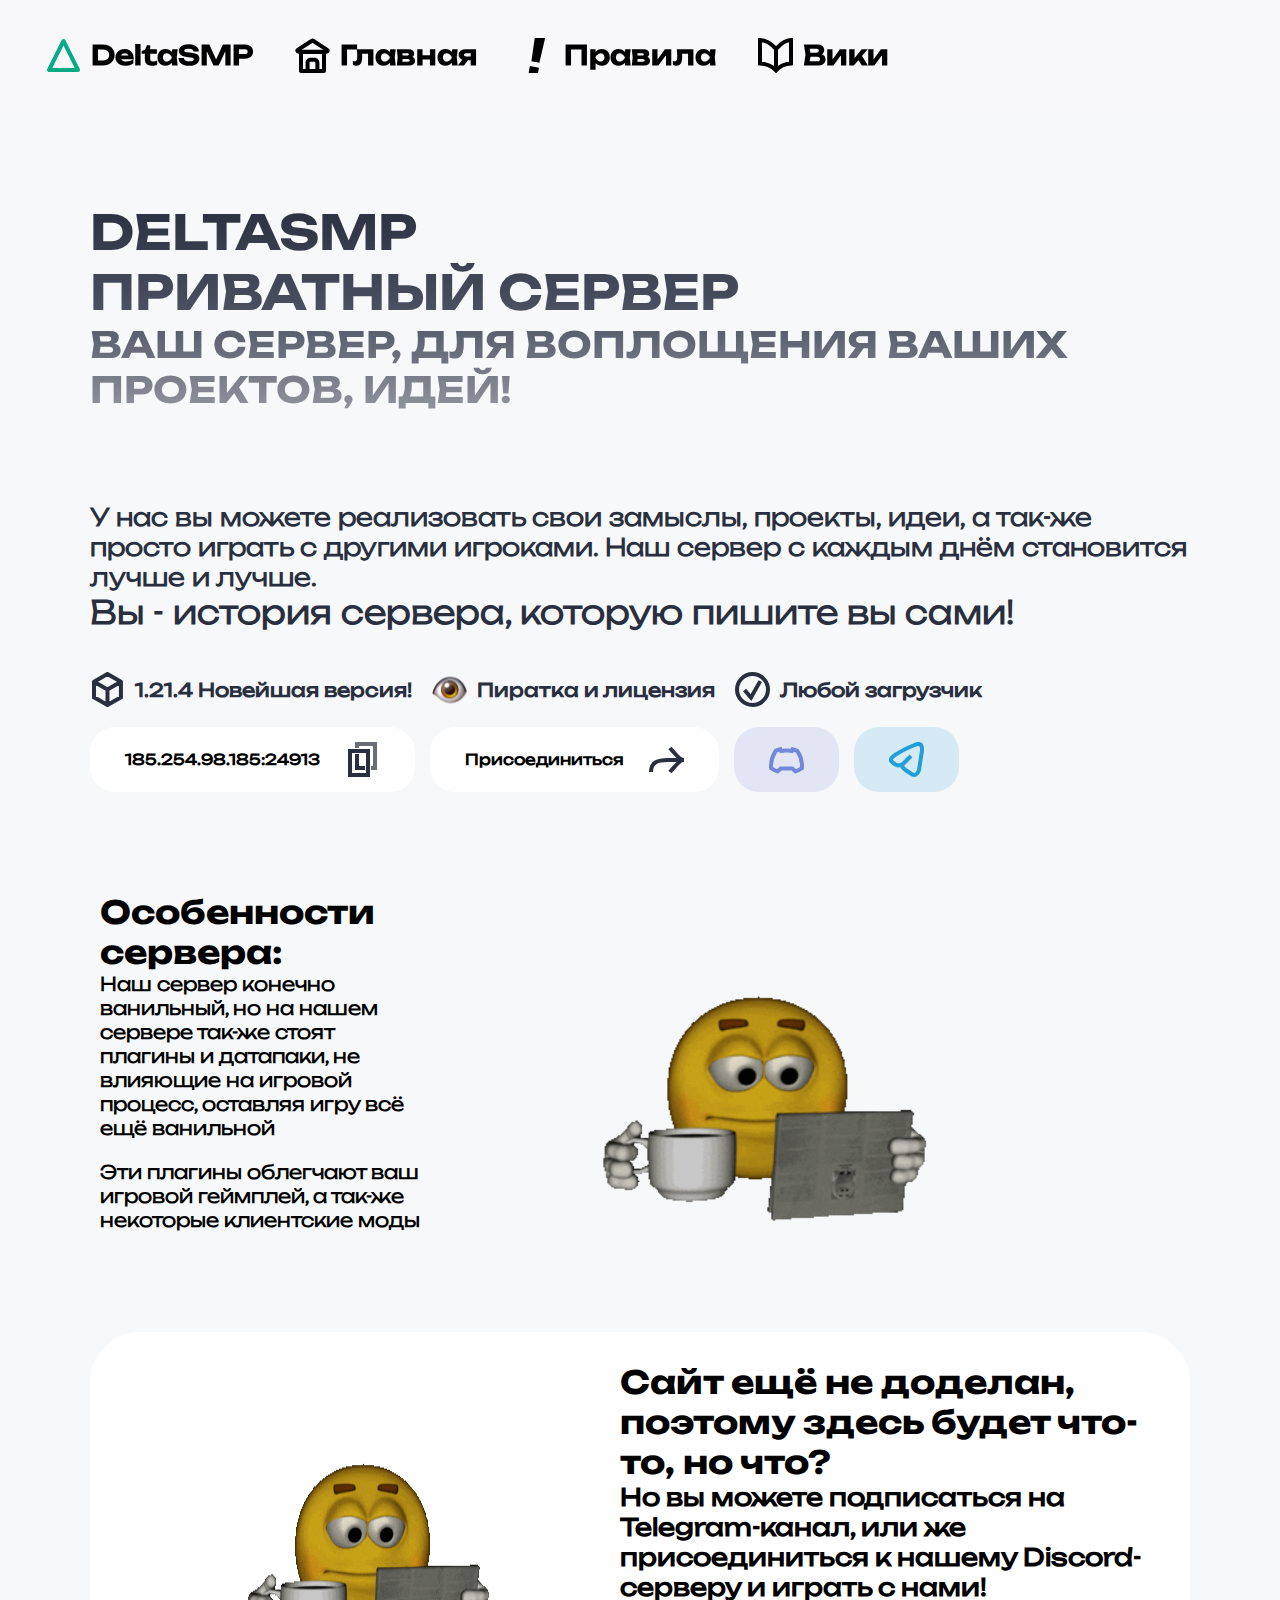
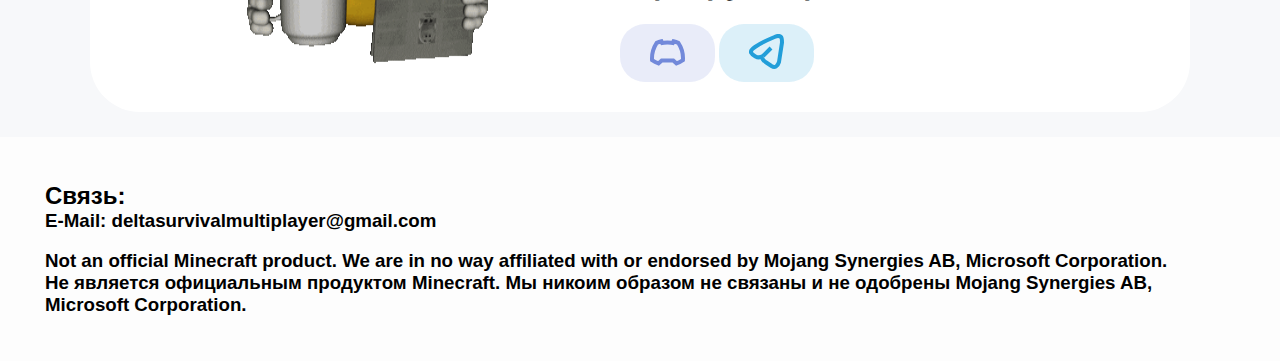
<file: index.html>
<!DOCTYPE html>
<html lang="ru">
<head>
    <meta charset="UTF-8">
    <meta name="viewport" content="width=device-width, initial-scale=1.0">
    <link rel="stylesheet" href="style.css">
    <title>DeltaSMP | Главная страница</title>
    <!--Интересно копаться в коду сайта, грязный мамкин хакер?-->
</head>
<body>
    <header>
        <nav>
            <button id="home">
                <img src="resources\deltaLogo.svg" alt="DeltaSMP" style="float: left;">
                <h1>DeltaSMP</h1>
            </button>
            <button id="home">
                <img src="resources\home.svg" alt="home" style="float: left; margin-left: 10px;">
                <h1>Главная</h1>
            </button>
            <button id="rules">
                <img src="resources\rules.svg" alt="rules" style="float: left; margin-left: 10px;">
                <h1>Правила</h1>
            </button>
            <button id="wiki">
                <img src="resources\wiki.svg" alt="wiki" style="float: left; margin-left: 10px;">
                <h1>Вики</h1>
            </button>
        </nav>
    </header>
    <main>
        <div class="div-main-0">
            <h1>DeltaSMP</h1>
            <h1>Приватный сервер</h1>
            <h2>Ваш сервер, для воплощения ваших проектов, идей!</h2>
        </div>
        <div class="div-main-1">
            <h2>У нас вы можете реализовать свои замыслы, проекты, идеи, а так-же просто играть с другими игроками. Наш сервер с каждым днём становится лучше и лучше.</h2>
            <h1>Вы - история сервера, которую пишите вы сами!</h1>
        </div>
        <div class="div-main-2">
            <div class="div-main-2a">
                <img src="resources\version.svg" alt="version" style="margin-right: 10px;">
                <h3>1.21.4 Новейшая версия!</h3>
            </div>
            <div class="div-main-2a">
                <img src="resources\pirate.svg" alt="version" style="margin-right: 10px;">
                <h3>Пиратка и лицензия</h3>
            </div>
            <div class="div-main-2a">
                <img src="resources\loader.svg" alt="version" style="margin-right: 10px;">
                <h3>Любой загрузчик</h3>
            </div>
        </div>
        <div class="div-main-3">
            <button id="copyIp">
                <h2 id="serverIp">185.254.98.185:24913</h2>
                <img src="resources\copy.svg" alt="copyIp" style="margin-left: 25px;">
            </button>
            
            <button id="getAccess" style="margin-left: 15px;">
                <h2>Присоединиться</h2>
                <img src="resources\getAccess.svg" alt="getAccess" style="margin-left: 25px;">
            </button>

            <button id="discord" style="margin-left: 15px; background-color: #7289da28;">
                <img src="resources\discord.svg" alt="discord">
            </button>

            <button id="telegram" style="margin-left: 15px; background-color: #229ED928;">
                <img src="resources\telegram.svg" alt="telegram">
            </button>
        </div>
        <div class="div-main-4">
            <div class="div-main-4a">
                <h1 style="font-family: UBb;">Особенности сервера:</h1>
                <h3>Наш сервер конечно ванильный, но на нашем сервере так-же стоят плагины и датапаки, не влияющие на игровой процесс, оставляя игру всё ещё ванильной</h3>
                <br>
                <h3>Эти плагины облегчают ваш игровой геймплей, а так-же некоторые клиентские моды</h3>
            </div>
            <div class="div-main-4b">
                <img src="resources\1fa7c454819f0550efac73c70bd5d216.gif" alt="hmmm...">
            </div>
        </div>
        <div class="div-main-temporarily">
            <img src="resources\1fa7c454819f0550efac73c70bd5d216.gif" alt="hmmm...">
            <div class="div-main-temporarily-a">
                <h1>Сайт ещё не доделан, поэтому здесь будет что-то, но что?</h1>
                <h2>Но вы можете подписаться на Telegram-канал, или же присоединиться к нашему Discord-серверу и играть с нами!</h2>
                <button id="discord" style="background-color: #7289da28;" class="social">
                    <img src="resources\discord.svg" alt="discord">
                </button>
    
                <button id="telegram" style="background-color: #229ED928;" class="social">
                    <img src="resources\telegram.svg" alt="telegram">
                </button>
            </div>
        </div>
    </main>

    <footer>
        <h2>Связь:</h2>
        <h3>E-Mail: deltasurvivalmultiplayer@gmail.com</h3>
        <br>
        <h3>Not an official Minecraft product. We are in no way affiliated with or endorsed by Mojang Synergies AB, Microsoft Corporation.</h3>
        <h3>Не является официальным продуктом Minecraft. Мы никоим образом не связаны и не одобрены Mojang Synergies AB, Microsoft Corporation.</h3>
    </footer>
</body>
</html>
</file>
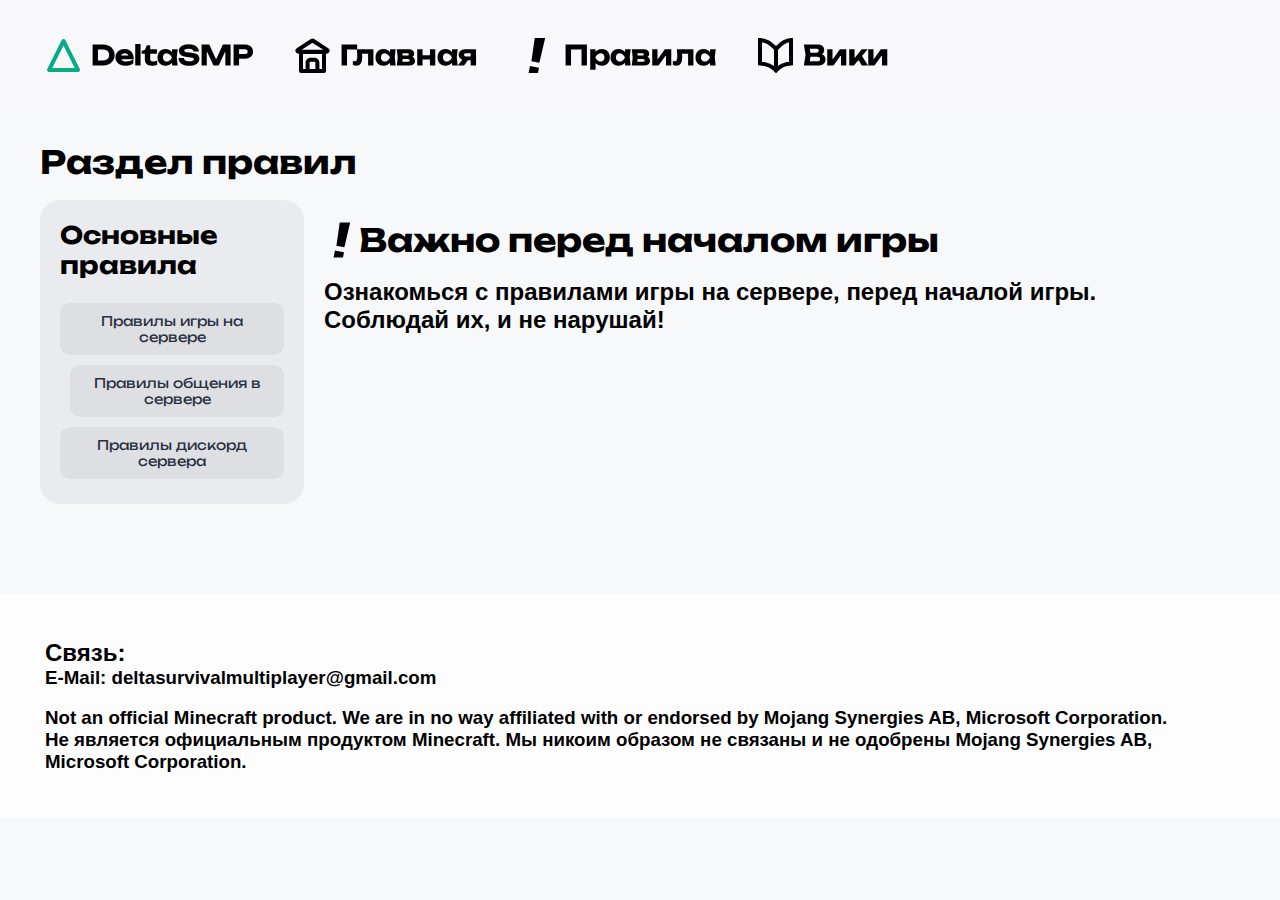
<file: rules.html>
<!DOCTYPE html>
<html lang="ru">
<head>
    <meta charset="UTF-8">
    <meta name="viewport" content="width=device-width, initial-scale=1.0">
    <link rel="stylesheet" href="style.css">
    <title>DeltaSMP | Главная страница</title>
    <!--Интересно копаться в коду сайта, грязный мамкин хакер?-->
</head>
<body>
    <header>
        <nav>
            <button id="home">
                <img src="resources\deltaLogo.svg" alt="DeltaSMP" style="float: left;">
                <h1>DeltaSMP</h1>
            </button>
            <button id="home">
                <img src="resources\home.svg" alt="home" style="float: left; margin-left: 10px;">
                <h1>Главная</h1>
            </button>
            <button id="rules">
                <img src="resources\rules.svg" alt="rules" style="float: left; margin-left: 10px;">
                <h1>Правила</h1>
            </button>
            <button id="wiki">
                <img src="resources\wiki.svg" alt="wiki" style="float: left; margin-left: 10px;">
                <h1>Вики</h1>
            </button>
        </nav>
    </header>
    <main>
        <div class="div-main-5">
            <h1>Раздел правил</h1>
            <br>
            <div class="div-main-5a">
                <div class="div-main-5b">
                    <h2>Основные правила</h2>
                    <br>
                    <button class="div-main-5-button">Правилы игры на сервере</button>
                    <button class="div-main-5-button" style="margin-left: 10px;">Правилы общения в сервере</button>
                    <button class="div-main-5-button">Правилы дискорд сервера</button>
                </div>
                <div class="div-main-5c">
                    <div class="div-main-5c-1">
                        <img src="resources\rules.svg" alt="">
                        <h1>Важно перед началом игры</h1>
                    </div>
                    <br>
                    <h2 style="font-family: Arial, Helvetica, sans-serif;">Ознакомься с правилами игры на сервере, перед началой игры. Соблюдай их, и не нарушай!</h2>
                </div>
            </div>
        </div>
    </main>

    <footer>
        <h2>Связь:</h2>
        <h3>E-Mail: deltasurvivalmultiplayer@gmail.com</h3>
        <br>
        <h3>Not an official Minecraft product. We are in no way affiliated with or endorsed by Mojang Synergies AB, Microsoft Corporation.</h3>
        <h3>Не является официальным продуктом Minecraft. Мы никоим образом не связаны и не одобрены Mojang Synergies AB, Microsoft Corporation.</h3>
    </footer>
</body>
</html>
</file>
<file: style.css>
@font-face {
    font-family: 'UBb';
    src: url('fonts/Unbounded-Bold.ttf') format('woff2'), 
    url('fonts/Unbounded-Bold.ttf') format('woff');
}
@font-face {
    font-family: 'UBm';
    src: url('fonts/Unbounded-Medium.ttf') format('woff2'), 
    url('fonts/Unbounded-Medium.ttf') format('woff');
}
@font-face {
    font-family: 'UBr';
    src: url('fonts/Unbounded-Regular.ttf') format('woff2'), 
    url('fonts/Unbounded-Regular.ttf') format('woff');
}
@font-face {
    font-family: 'UBl';
    src: url('fonts/Unbounded-Light.ttf') format('woff2'), 
    url('fonts/Unbounded-Light.ttf') format('woff');
}

h1{margin: 0px;} h2{margin: 0px;} h3{margin: 0px;} h4{margin: 0px;} h5{margin: 0px;} h6{margin: 0px;}

button{
    cursor: pointer;
}

body{
    margin: 0px;
    background-color: #F7F8FA;
}
nav{
    padding: 30px;
    display: flex;
    background-color: #f7f8faaf;
    backdrop-filter: blur(10px);
}
header{
    position: fixed;
    top: 0;
    left: 0;
    width: 100%;
    z-index: 100;
}

main{
    padding-top: 7rem;
}

button{
    border: none;
    background-color: #ffffff00;
}
nav button{
    margin-right: 10px;
    float: right;
    margin-left: 10px;
    height: 50px;
    display: flex;
    justify-content: center;
    align-items: center;
    transition: ease-in-out all 0.2s;
    font-family: UBm;
}
nav h1{
    margin-left: 10px;
    float: right;
}
nav button:hover{
    transform: scale(0.98);
    color: #292F3E;
}

.div-main-0{
    font-family: UBb;
    margin: 90px;
    color: black;
    font-size: x-large;
    text-transform: uppercase;
    background: linear-gradient(180deg, #292F3E 0%, #494f5e 50%, #292f3e7e 100%);
    -webkit-background-clip: text;
    -webkit-text-fill-color: transparent;
}

.div-main-1{
    margin: 90px;
    color: #292F3E;
    font-family: UBl;
    margin-bottom: 40px;
}

.div-main-2{
    margin: 90px;
    margin-bottom: 20px;
    margin-top: 0px;
    margin-top: 0px;
    display: flex;
    color: #292F3E;
    font-family: UBr;
}
.div-main-2a{
    display: flex;
    align-items: center;
    margin-right: 20px;
}

.div-main-3{
    margin: 90px;
    margin-top: 20px;
    display: flex;
    color: #292F3E;
}
.div-main-3 button{
    font-size: 10px;
    font-family: UBr;
    display: flex;
    align-items: center;
    background-color: #ffffff;
    border-radius: 25px;
    padding: 15px 35px 15px 35px;
    transition: all 0.3s;
}
.div-main-3 button:hover{
    transform: scale(0.98);
}

.div-main-4{
    margin: 90px;
    font-family: UBr;
    display: flex;
}

.div-main-4a{
    padding: 10px;
    width: 30%;
    font-family: UBl;
}

.div-main-4b{
    font-family: UBl;
    width: 70%;
    display: flex;
}

.div-main-5{
    margin: 30px 40px 90px 40px;
} .div-main-5 h1{font-family: UBb} .div-main-5 h2{font-family: UBb} .div-main-5 h3{font-family: UBm} .div-main-5 h4{font-family: UBr}
.div-main-5-button{
    margin: 5px 0px 5px 0px;
    padding: 10px;
    border-radius: 10px;
    background-color: #292f3e10;
    font-family: UBr;
    color: #292f3e;
    transition: all ease-in 0.2s;
} .div-main-5-button:hover{ transform: scale(1.03); background-color: #292f3e1c;}
.div-main-5-button-active{
    margin: 5px 0px 5px 0px;
    padding: 10px;
    border-radius: 10px;
    background-color: #292f3e10;
    font-family: UBr;
    color: #292f3e;
    transition: all ease-in 0.2s;
} .div-main-5-button-active:hover{ transform: scale(1.03); background-color: #292f3e1c;
}

.div-main-5a{
    display: flex;
}
.div-main-5b{
    width: 20%;
    background-color: #292f3e10;
    padding: 20px;
    border-radius: 20px;

}
.div-main-5c{
    width: 80%;
    padding: 20px;
}
.div-main-5c-1{
    display: flex;
}


.social{
    margin-top: 22px;
    padding: 10px 30px 10px 30px;
    border-radius: 25px;
    transition: all ease-in-out 0.3s;
}
.social:hover{
    transform: scale(0.95);
}

.div-main-temporarily{
    font-family: UBb;
    background: white;
    border-radius: 50px;
    margin: 0px 90px 25px 90px;
    padding: 30px;
    display: flex;
}

.div-main-temporarily h2{
    font-family: UBr;
}

.div-main-temporarily-a{
    display: block;
    margin-left: 20px;
}

footer{
    background-color: #fdfdfd;
    padding: 45px;
    font-family: Arial, Helvetica, sans-serif;
}
</file>
